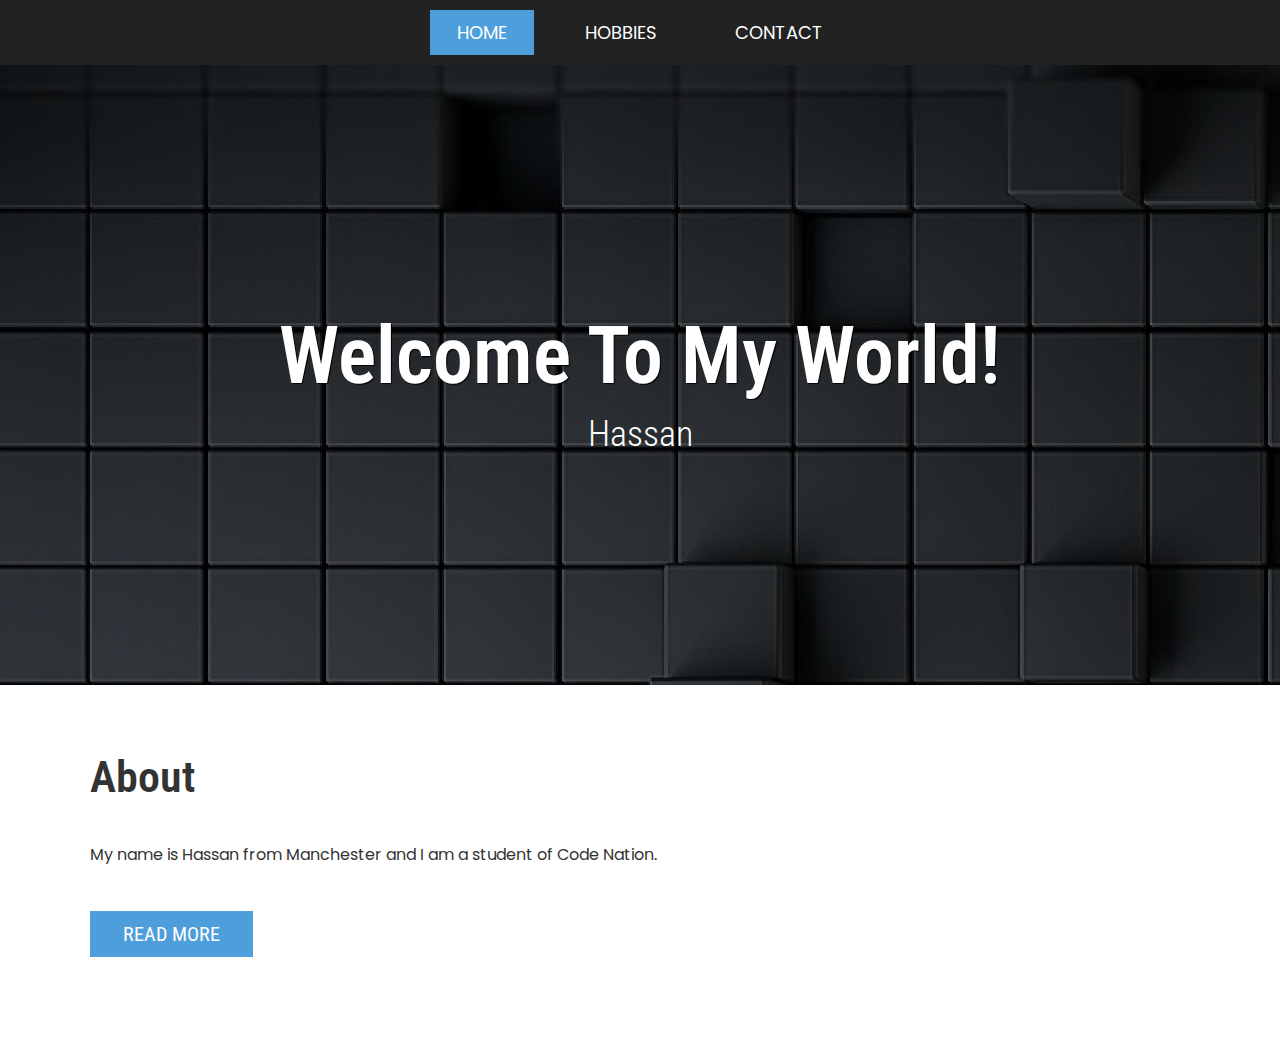
<file: index.html>
﻿<!DOCTYPE html>
<html lang="en">
<head>
    <meta charset="utf-8">
    <title> Home </title>
    <link rel="stylesheet" href="main.css">
</head>
<body>
    <header>
            <nav>
                <ul>
                    <li>
                        <a href="index.html" class="active">Home</a>
                    </li>
                    <li>
                        <a href="hobbies.html">Hobbies</a>
                    </li>
                    <li>
                        <a href="contact.html">Contact</a>
                    </li>
                </ul>
            </nav>
    </header>
    <main>
        <section class="background">
            <div class="background-content">
                <h1>Welcome To My World!</h1>
                <h2>
                    Hassan
                </h2>
            </div>
        </section>
        <section class="page-content">
            <div class="container">
                <h2>About</h2>
                <p>
                   My name is Hassan from Manchester and I am a student of Code Nation.
                </p>
                <br />
                <a href="hobbies.html" class="btn">
                    Read More
                </a>
            </div>
        </section>

    </main>
    

</body>
</html>
</file>
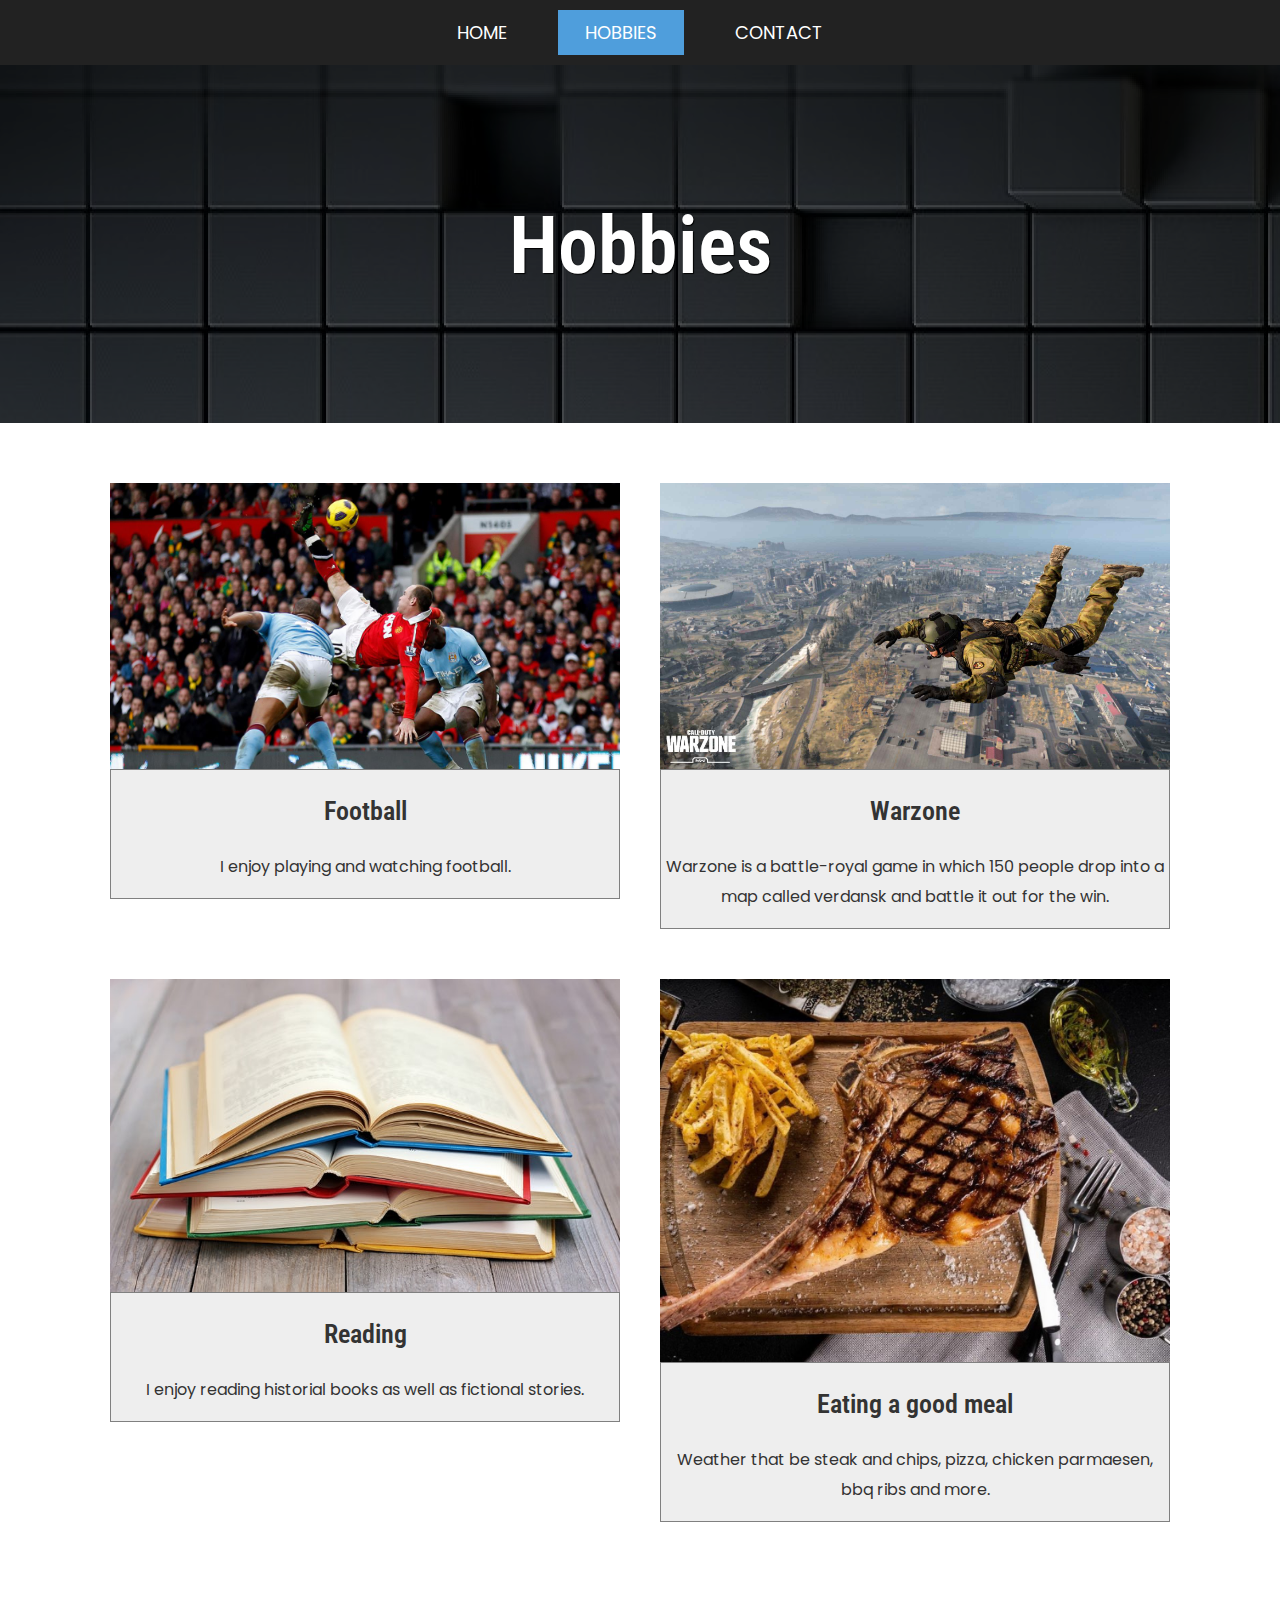
<file: hobbies.html>
﻿<!DOCTYPE html>
<html lang="en">
<head>
    <meta charset="utf-8">
    <title> Hobbies</title>
    <link rel="stylesheet" href="main.css">
</head>
<body>
    <header>
            <nav>
                <ul>
                    <li>
                        <a href="index.html">Home</a>
                    </li>
                    <li>
                        <a href="hobbies.html" class="active">Hobbies</a>
                    </li>
                    <li>
                        <a href="contact.html">Contact</a>
                    </li>
                </ul>
            </nav>
    </header>
    <main>
        <section class="background">
            <div class="background-content background-content-sub">
                <h1>Hobbies</h1>
            </div>
        </section>
        <div class="page-content2">
            <section class="container">
                <div class="w-50 text-center">
                    <div class="row mb-4">
                        <img src="images/grZOFtc8.jpg" alt="img" class="img-fluid">
                        <div class="details">
                            <h3>Football</h3>
                            <p>
                             I enjoy playing and watching football.
                            </p>
                        </div>

                    </div>
                </div>
                <div class="w-50 text-center">
                    <div class="row mb-4">
                        <img src="images/image_1583913104708.jpg" alt="img" class="img-fluid">
                        <div class="details">
                            <h3>Warzone</h3>
                            <p>
                               Warzone is a battle-royal game in which 150 people drop into a map called verdansk and battle it out for the win.
                            </p>
                        </div>

                    </div>
                </div>
            </section>

            <section class="container">
                <div class="w-50 text-center">
                    <div class="row mb-4">
                        <img src="images/read-book_750.jpg" alt="img" class="img-fluid">
                        <div class="details">
                            <h3>Reading</h3>
                            <p>
                                I enjoy reading historial books as well as fictional stories.
                            </p>
                        </div>

                    </div>
                </div>
                <div class="w-50 text-center">
                    <div class="row mb-4">
                        <img src="images/0_LEC_ERIC_020321_ETCIMEHMET-1jpeg.jpg" alt="img" class="img-fluid">
                        <div class="details">
                            <h3>Eating a good meal</h3>
                            <p>
                                Weather that be steak and chips, pizza, chicken parmaesen, bbq ribs and more.
                            </p>
                        </div>

                    </div>
                </div>
            </section>

        </div>

    </main>
    

</body>
</html>
</file>
<file: main.css>
@import url('https://fonts.googleapis.com/css2?family=Poppins:wght@300;400;500;700;800&display=swap');
@import url('https://fonts.googleapis.com/css2?family=Roboto+Condensed:wght@300;400;700&display=swap');

body {
    padding: 0;
    margin: 0;
    font-size: 16px;
    color: #333;
    font-family: 'Poppins', sans-serif;
}

h1, h2, h3, h4, h5 {
    font-weight: 600;
    font-family: 'Roboto Condensed', sans-serif;
}

h1 {
    font-size: 49px;
}

h2 {
    font-size: 44px;
}

h3 {
    font-size: 26px;
}

h4 {
    font-size: 18px;
}

.container {
    max-width: 1100px;
    margin: 0 auto;
    display: block;
}

.img-fluid {
    width: 100%;
    display: block;
}


.text-center {
    text-align: center;
}

.text-uppercase {
    text-transform: uppercase;
}


#about {
    padding: 70px 0px;
}

#index {
    background: #f4f4f4;
    padding: 20px 0px 50px 0px;
}

    #index img {
        margin-bottom: 20px;
    }

* {
    box-sizing: border-box;
}


p {
    line-height: 30px;
}

section {
    overflow: hidden;
}



header {
    background: #222;
    padding: 10px;
}

nav ul {
    text-align: center;
    list-style: none;
    padding: 0;
    margin: 0;
}

    nav ul li {
        display: inline-block;
    }

    nav ul a {
        font-size: 18px;
        color: white;
        text-align: center;
        padding: 9px 27px;
        text-decoration: none;
        display: inline-block;
        vertical-align: middle;
        text-transform: uppercase;
        margin: 0px 10px;
    }


        nav ul a:hover {
            background-color: white;
            color: #222;
        }

.page-content {
    padding: 30px 0px 100px 0px;
}

.page-content2 {
    padding: 60px 0px 40px 0px;
}

nav ul a.active {
    background-color: #4f9edc;
}

.details {
    background: #eeeeee;
    border: 1px solid gray;
    margin-bottom: 50px;
}



.btn {
    background: #4f9edc;
    text-decoration: none;
    color: white;
    padding: 10px 32px;
    box-shadow: none;
    border: 1px solid #4f9edc;
    font-size: 15px;
    display: inline-block;
    text-transform: uppercase;
    font-size: 20px;
    font-family: 'Roboto Condensed', sans-serif;
}

    .btn:hover {
        opacity: 0.8;
    }


.row {
    padding: 0px 20px;
    width: 100%;
}


.background {
    background-size: cover;
    background-repeat: no-repeat;
    background-position: center center ;
    background-attachment: fixed;
    background:url(images/banner2.jpg)
}

.contact{
        background:url(images/banner.jpg)
}

.background-content {
    padding: 190px 0px 230px 0px;
    background: rgba(0,0,0,0.57);
}

.background-content-sub {
    padding: 80px 0px 120px 0px;
}

.background-content h1 {
    text-align: center;
    color: white;
    font-size: 80px;
    margin-bottom: 10px;
    text-shadow: 1px 1px 1px black;
}

.background-content h2 {
    font-size: 36px;
    color: white;
    text-align: center;
    margin-top: 10px;
    max-width: 700px;
    margin: auto;
    font-weight: 300 !important;
}

.background-content p {
    font-size: 20px;
    color: white;
    text-align: center;
    margin-top: 10px;
    max-width: 700px;
    margin: auto;
}

.contact-me {
    padding: 30px 0px 100px 0px;
    background: rgba(0,0,0,0.68);
}

    .contact-me a {
        color: white;
        display: inline-block;
        padding: 15px;
        text-decoration: none;
        font-size: 20px;
    }

    .contact-me img {
        position: relative;
        top: 4px;
    }









.w-10 {
    width: 10%;
    float: left;
}

.w-20 {
    width: 20%;
    float: left;
}

.w-25 {
    width: 25%;
    float: left;
}

.w-30 {
    width: 30%;
    float: left;
}

.w-33 {
    width: 33%;
    float: left;
}

.w-40 {
    width: 40%;
    float: left;
}

.w-50 {
    width: 50%;
    float: left;
}
</file>
